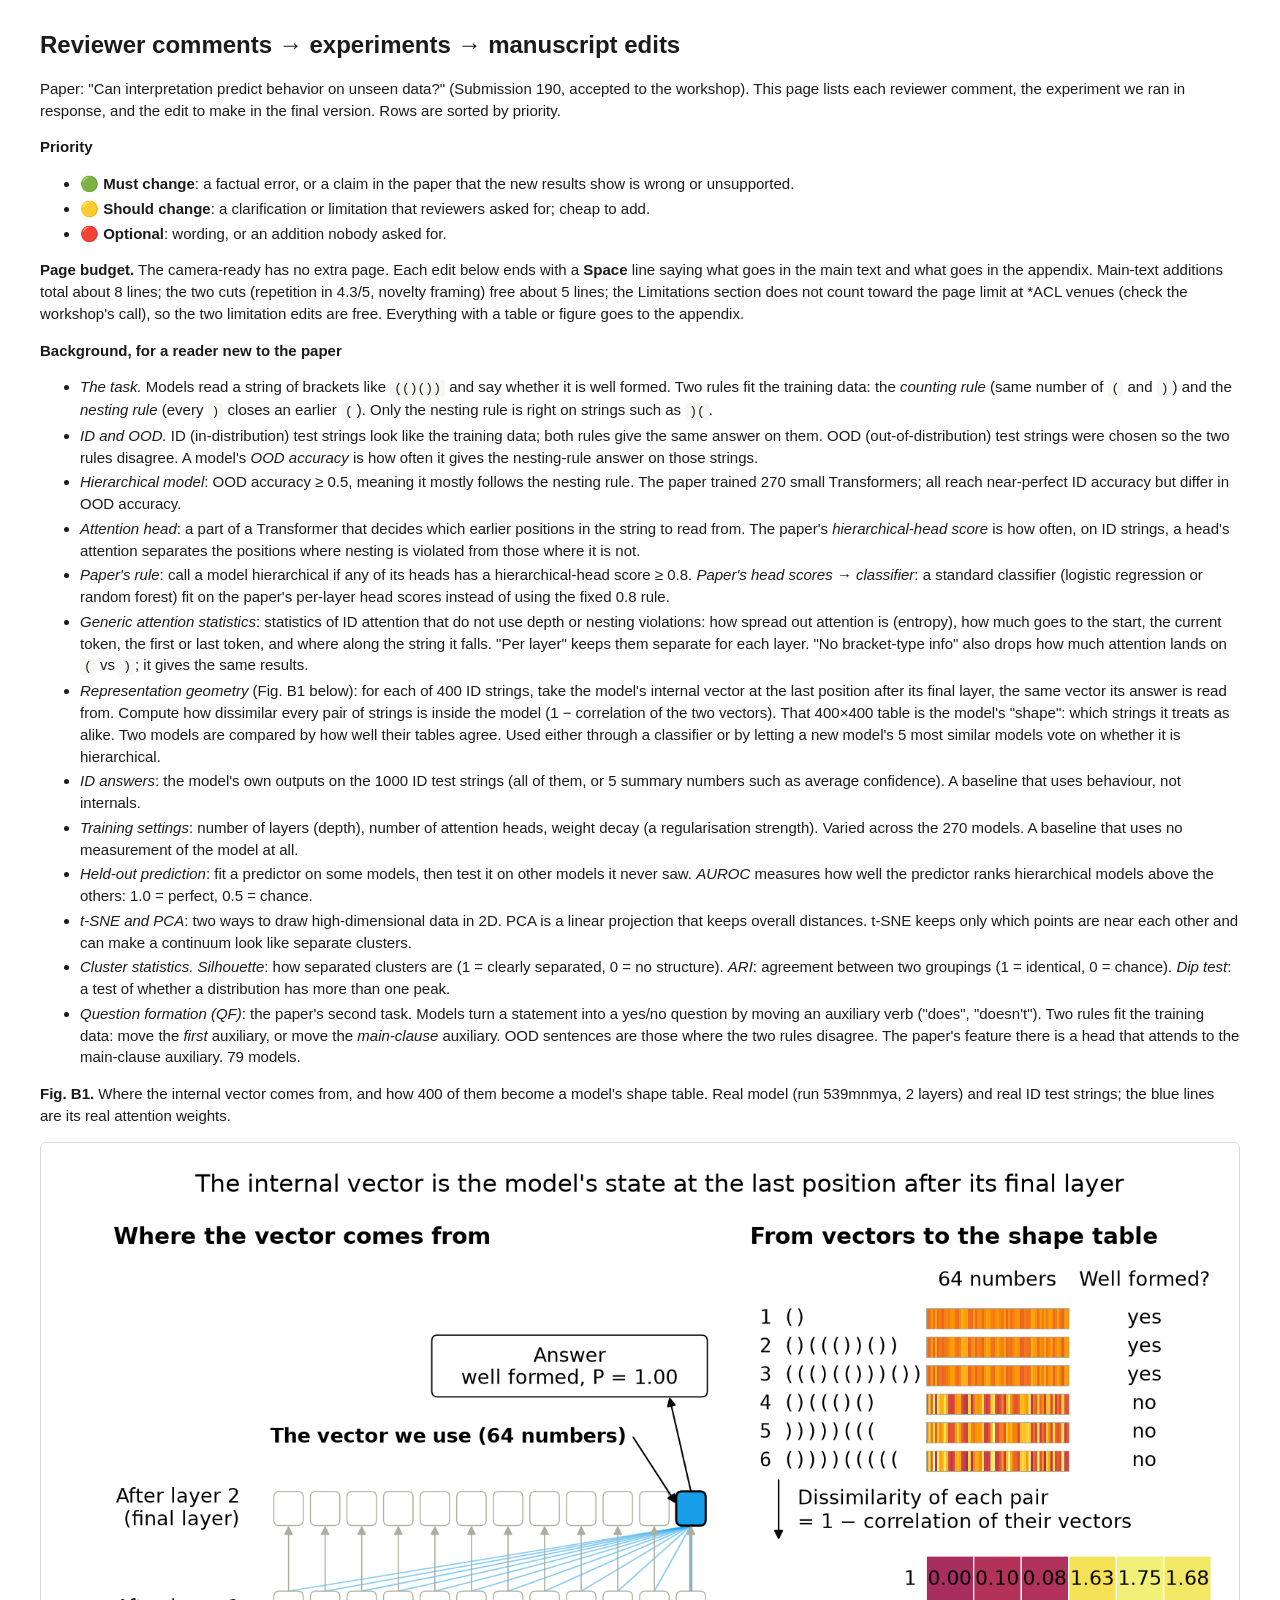
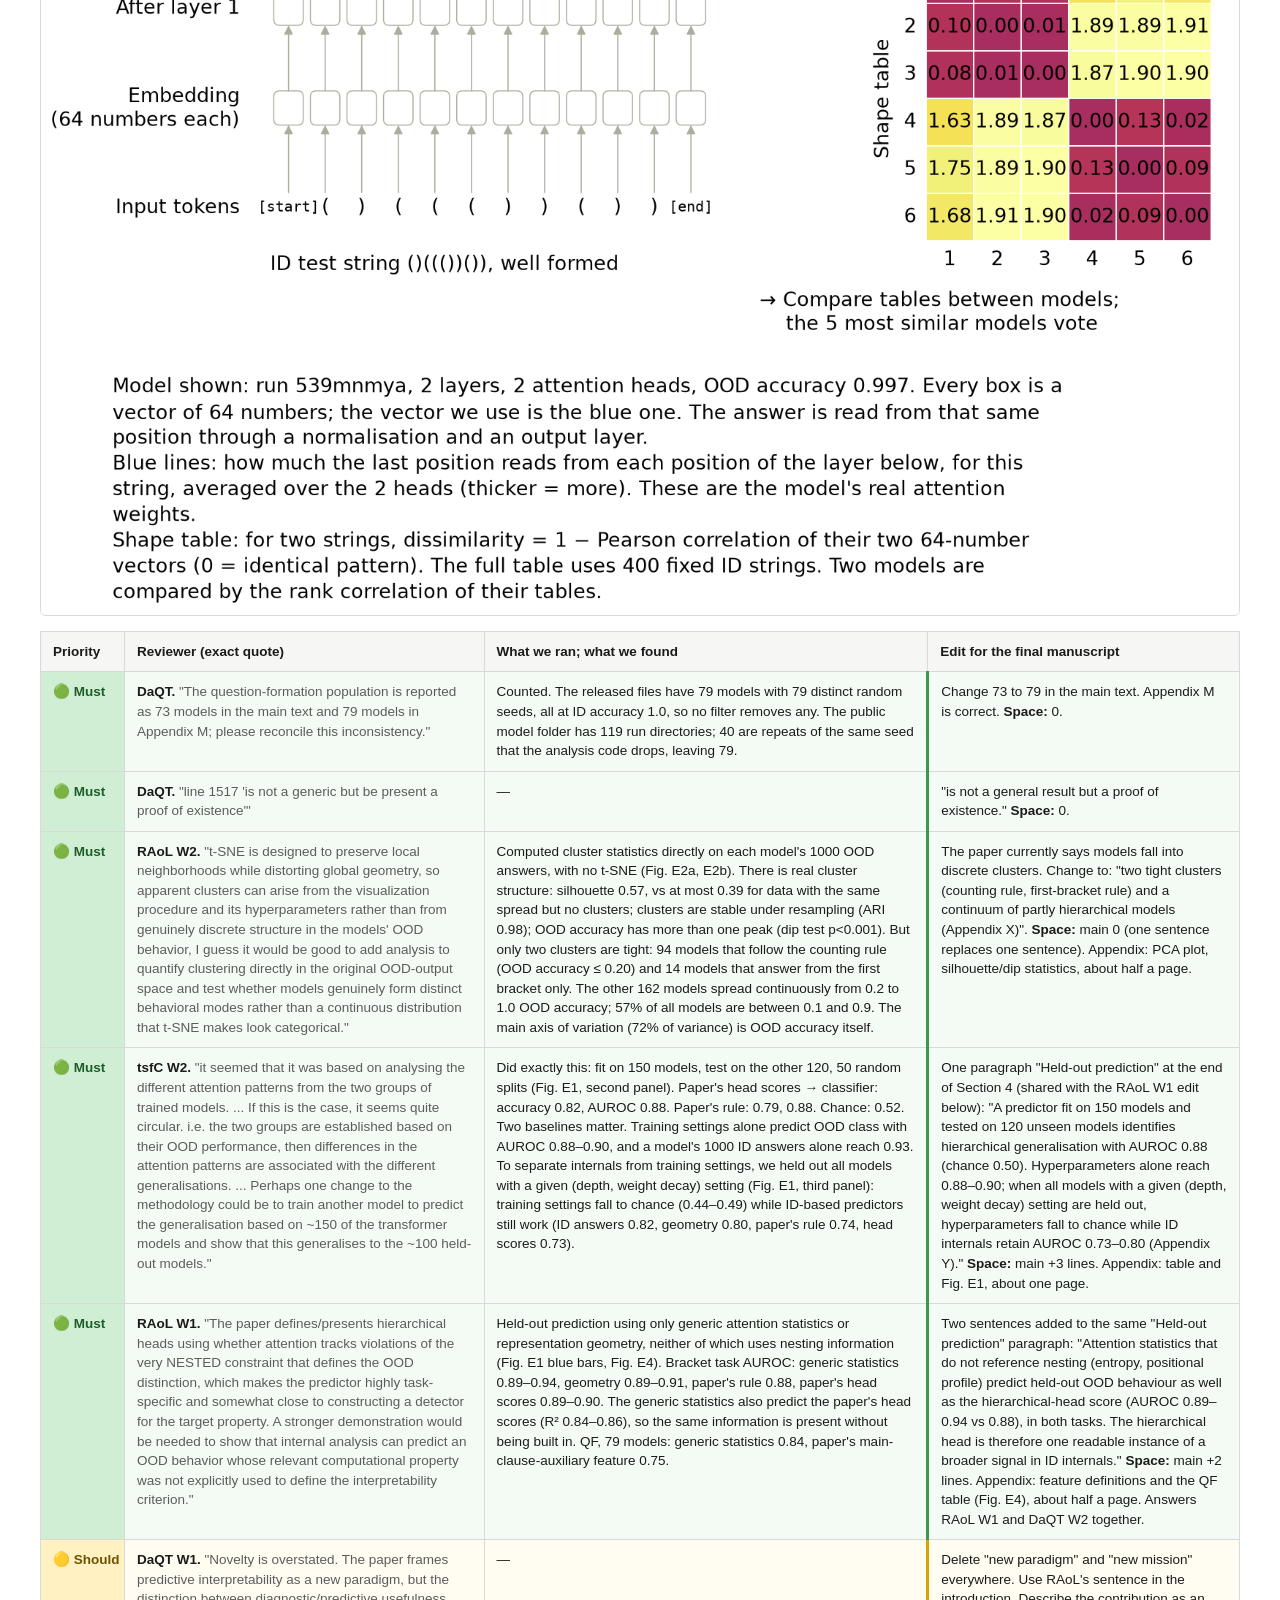
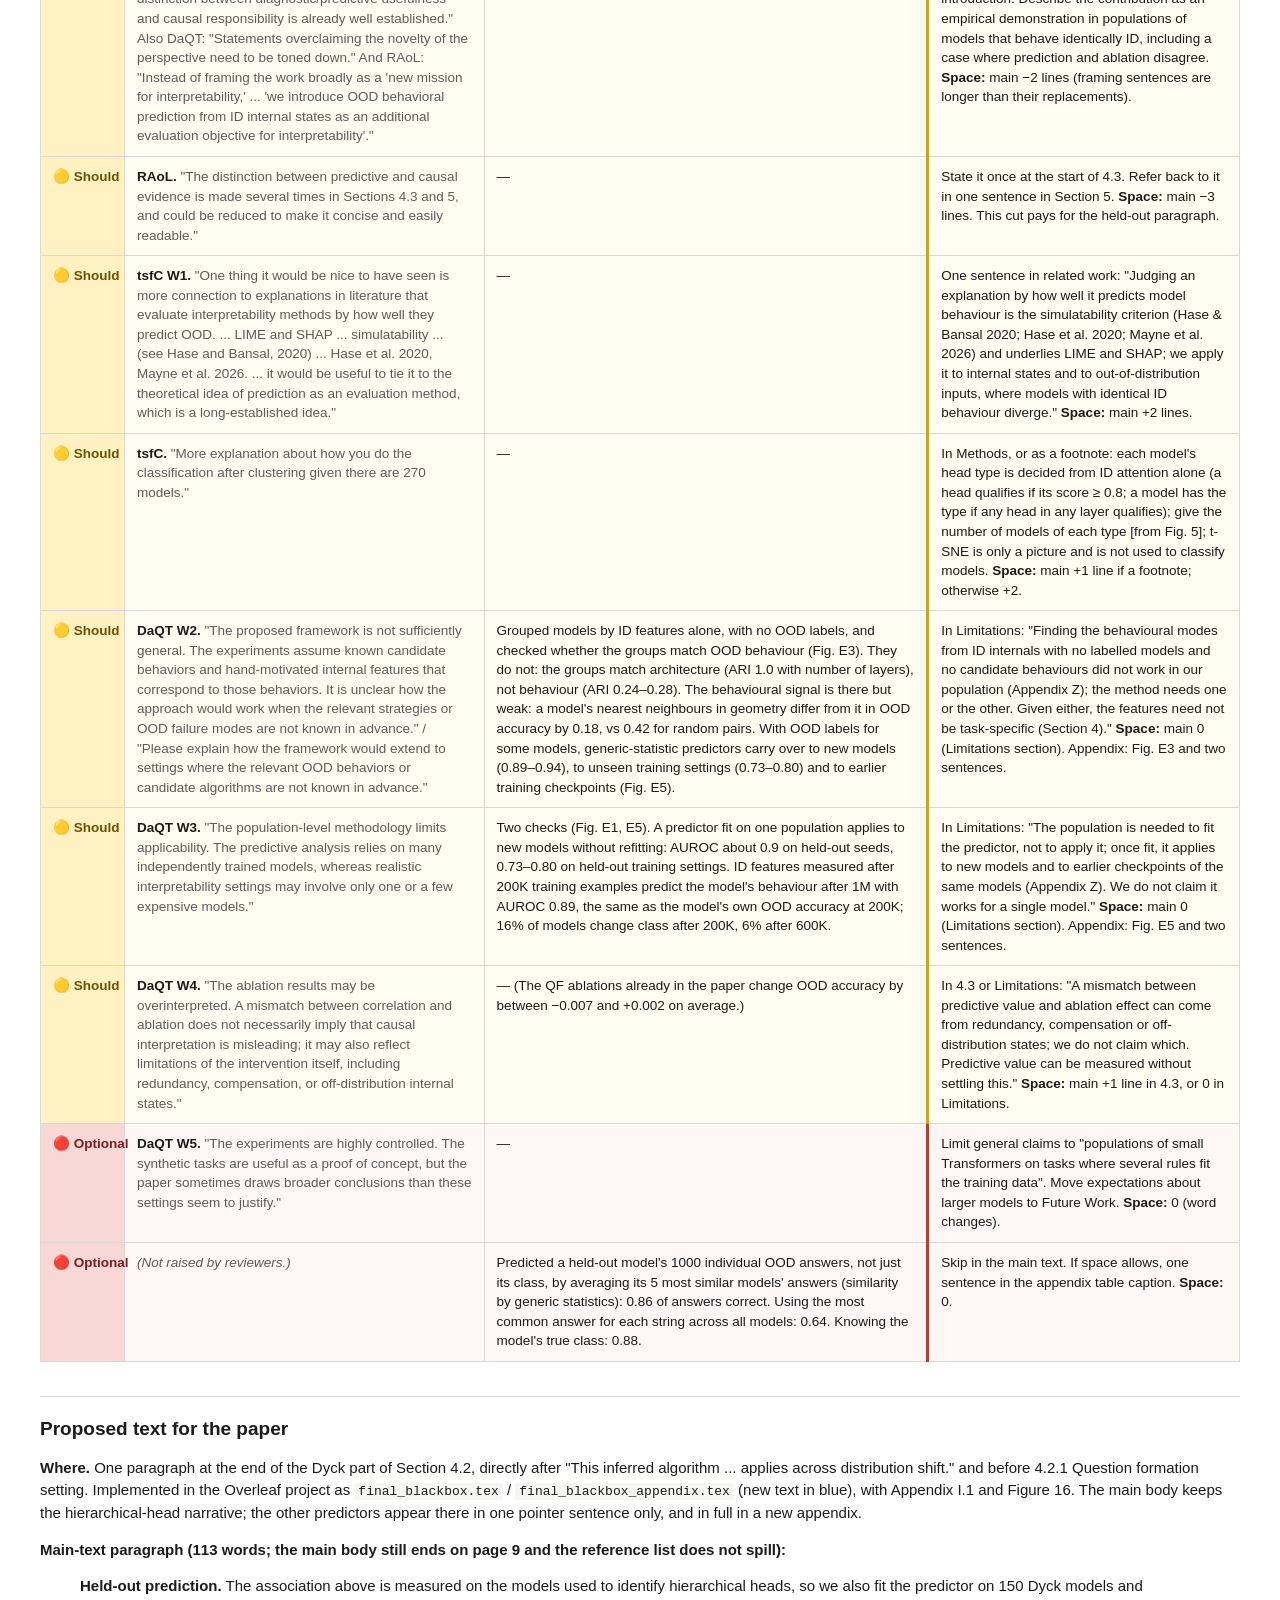
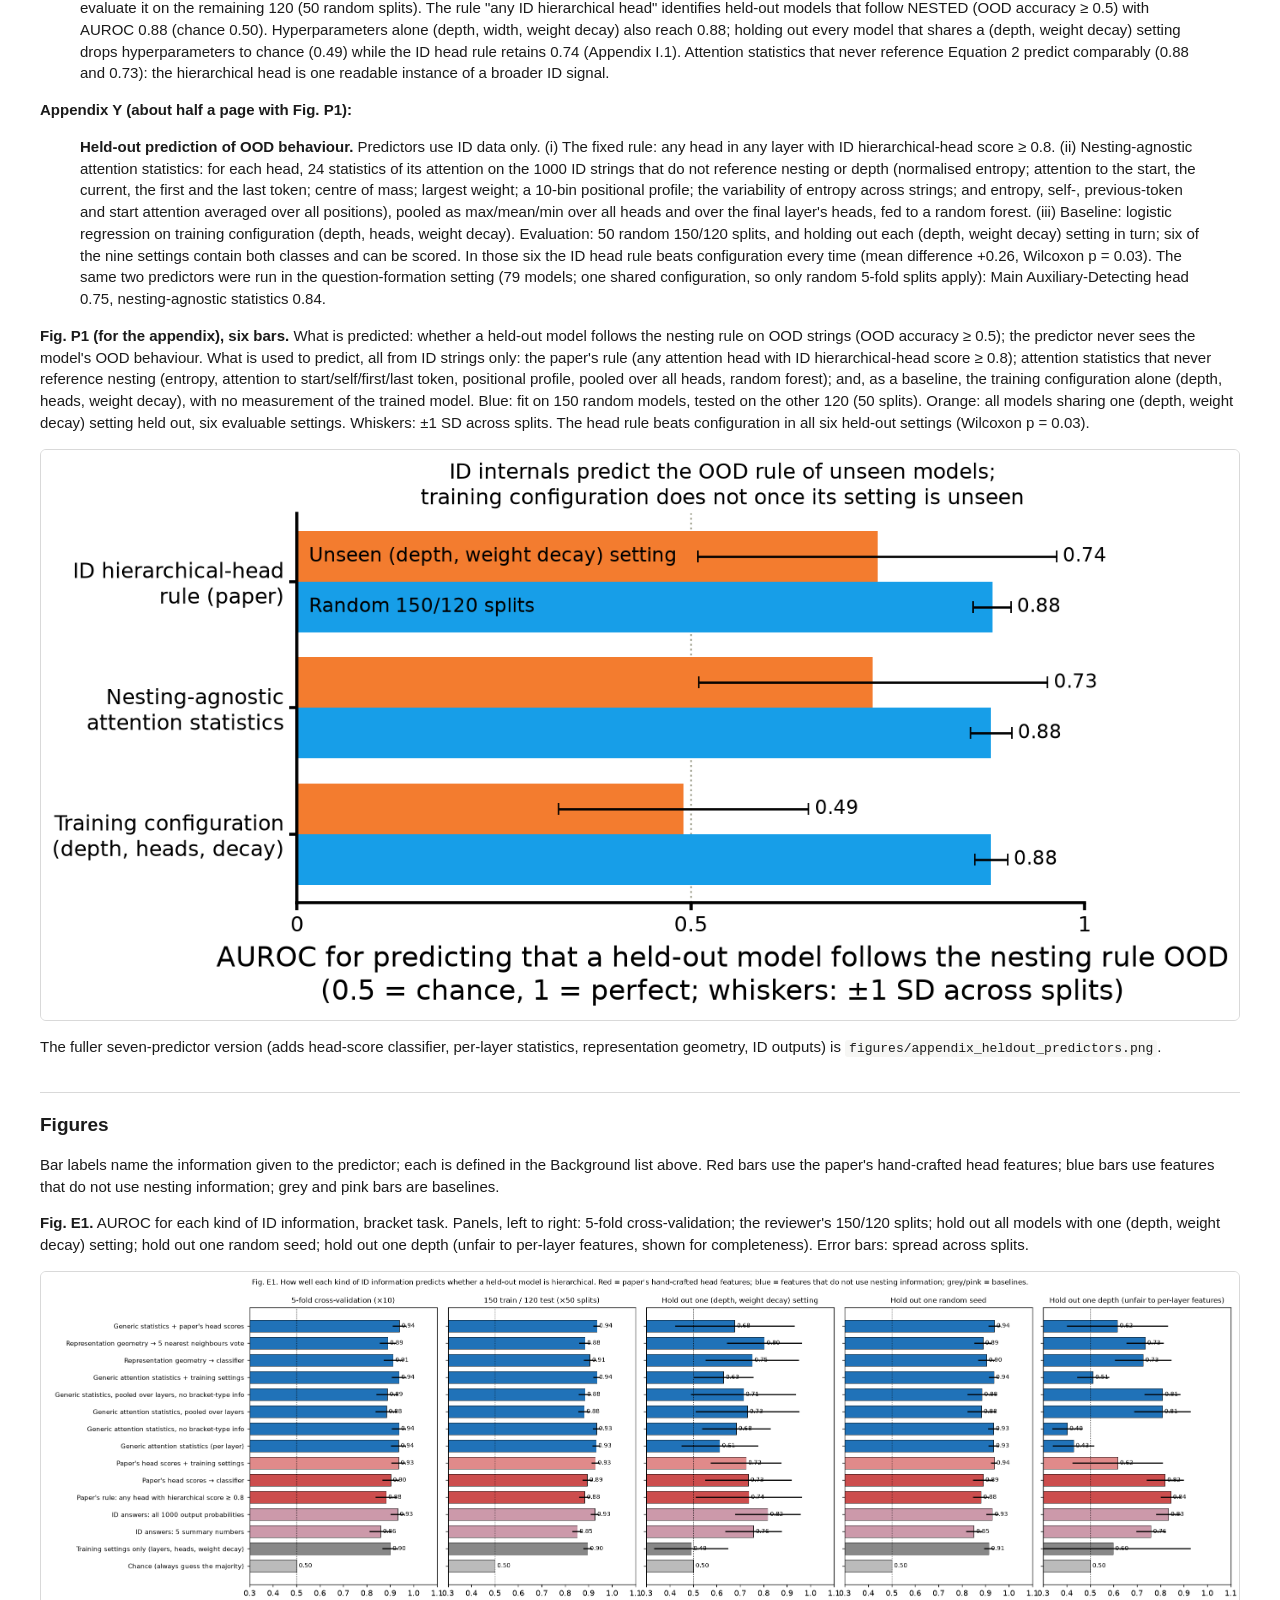
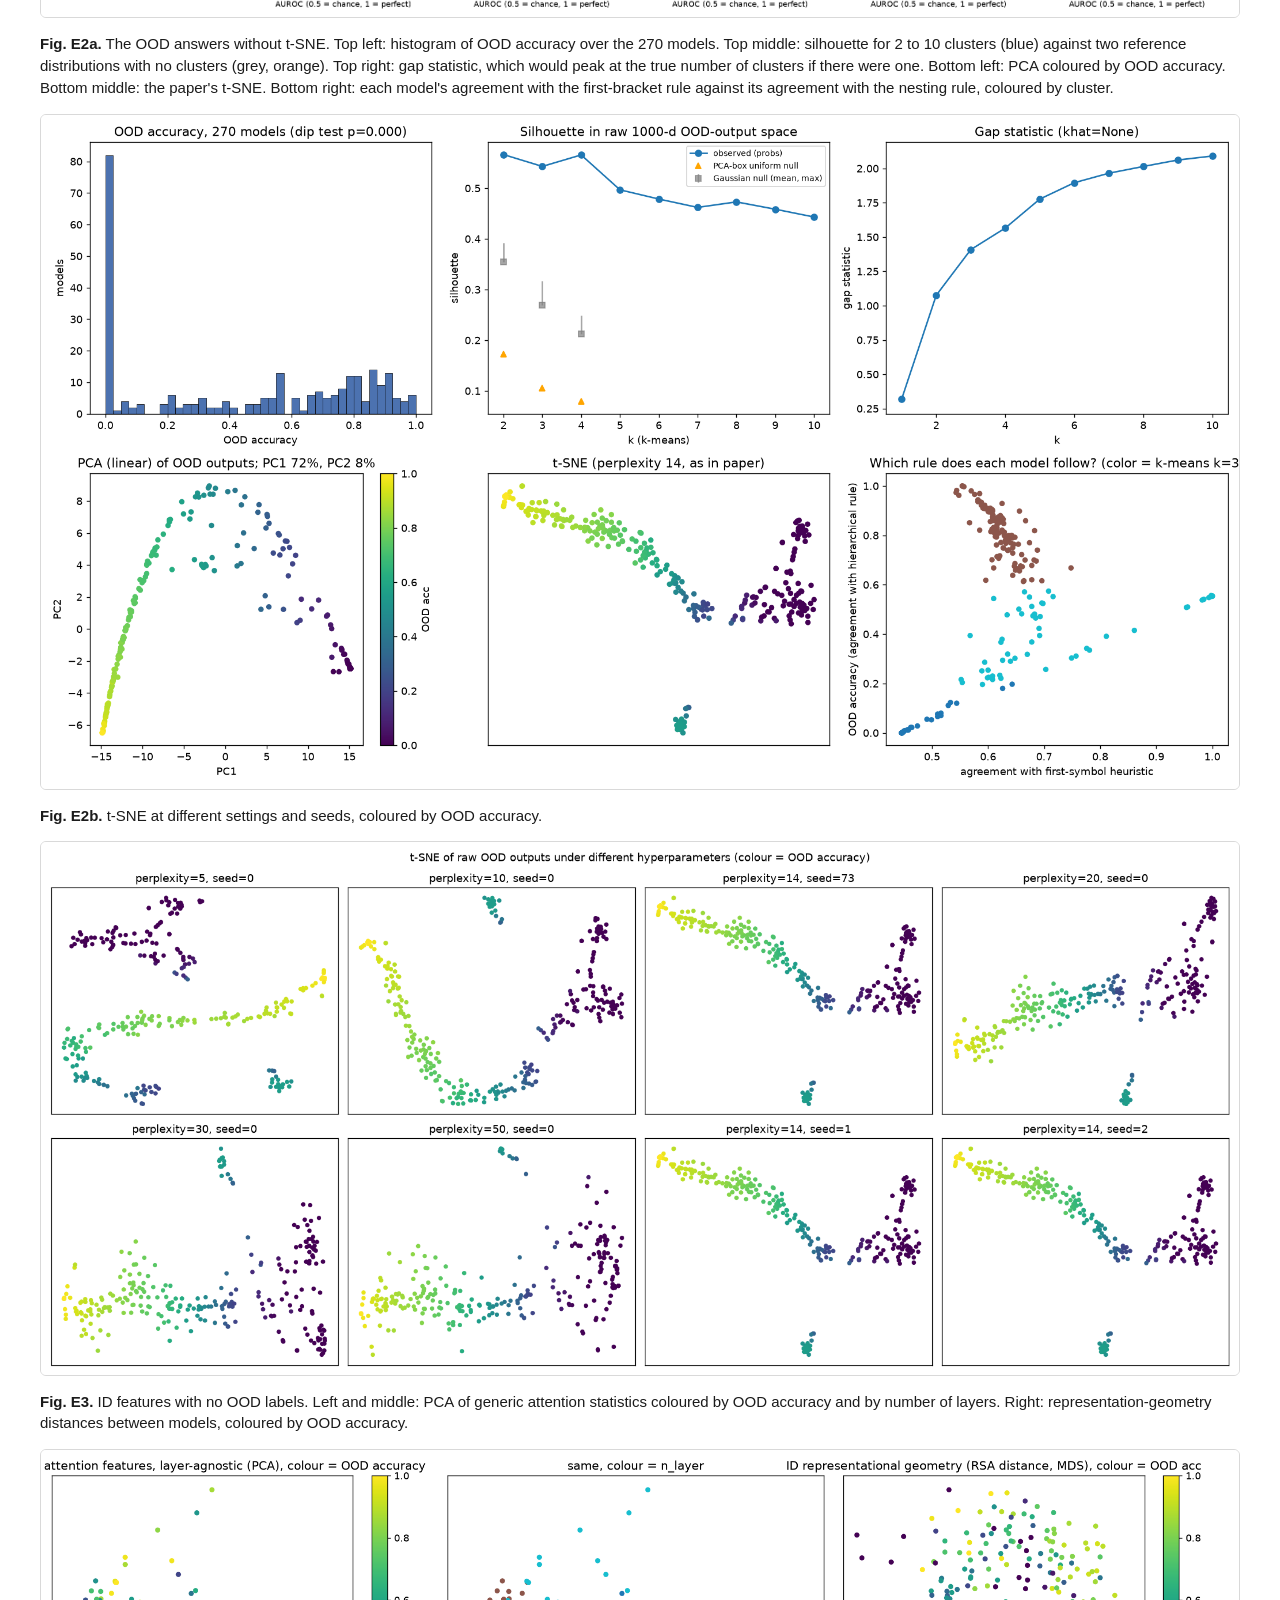
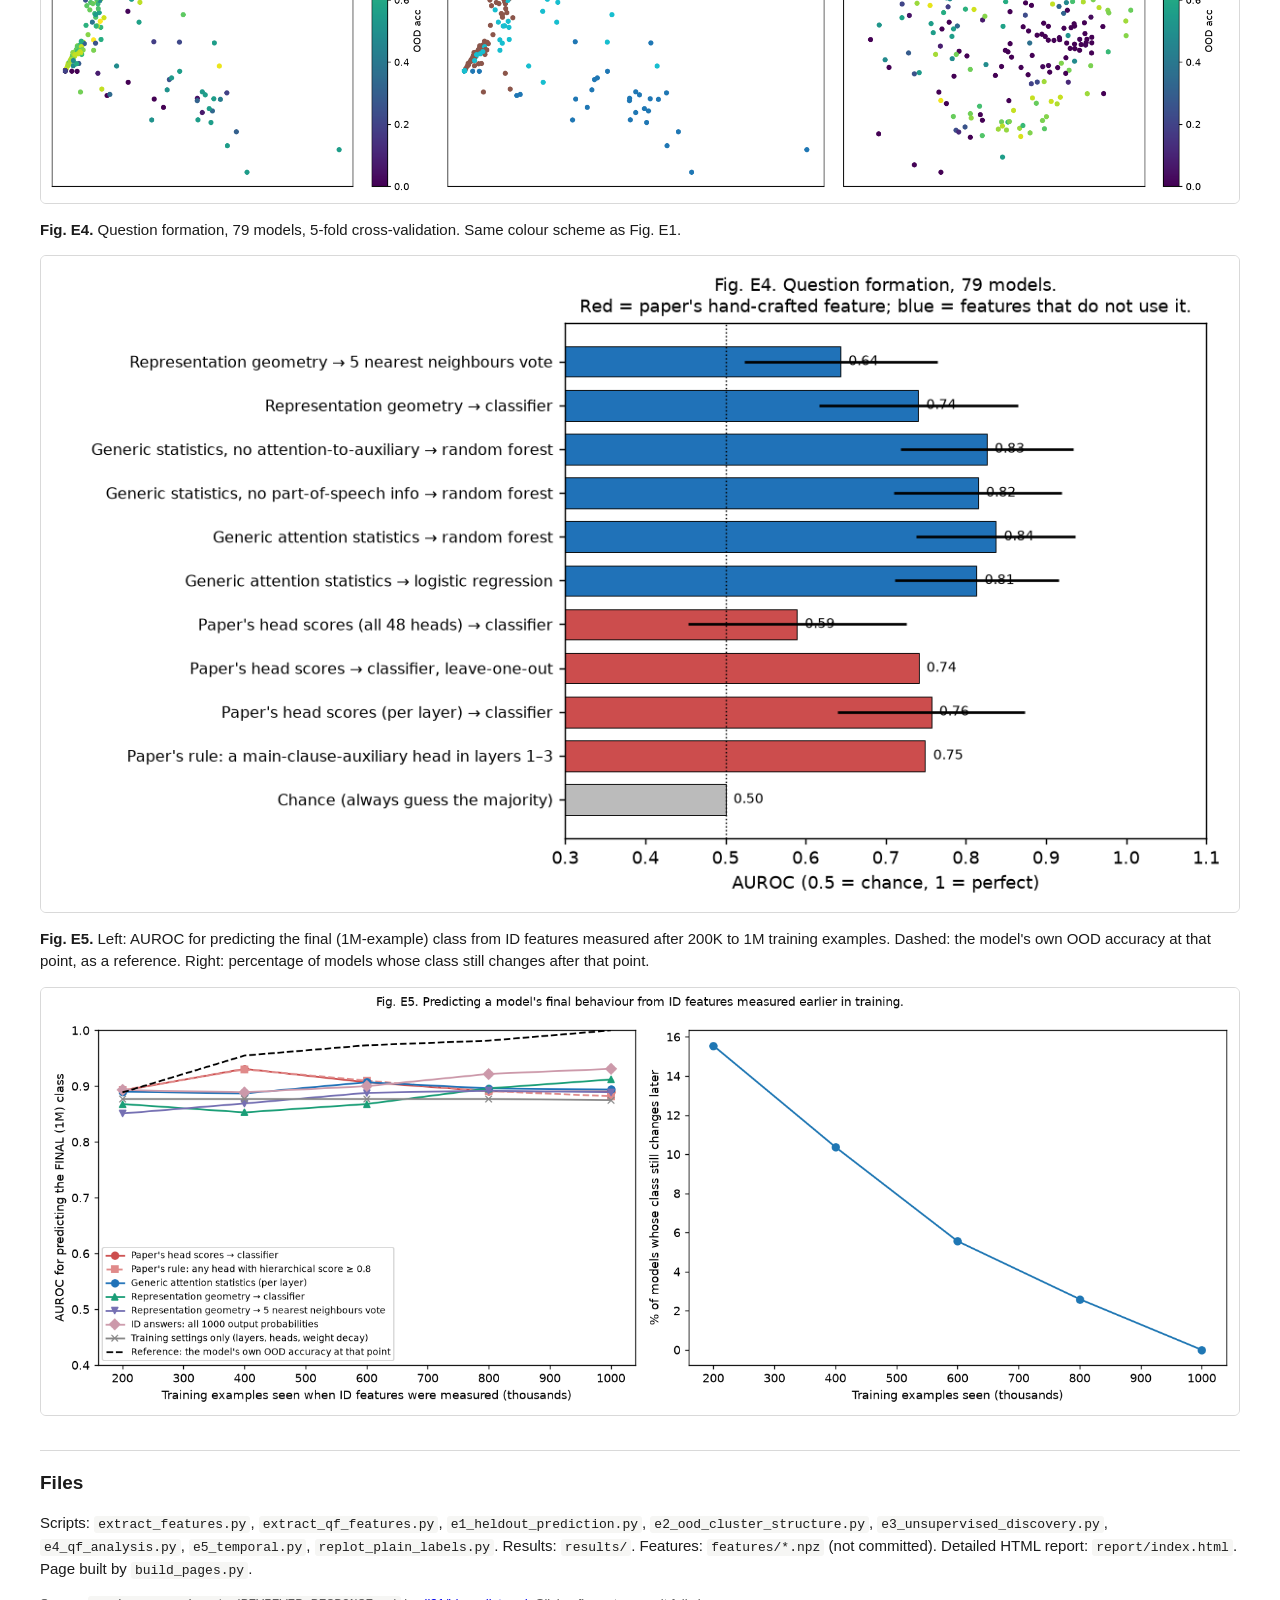
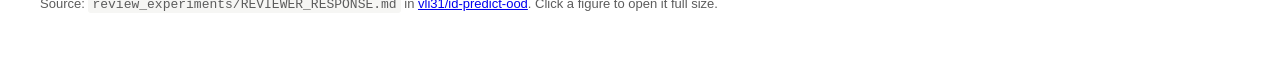
<file: id-predict-ood-reviews/index.html>
<!doctype html><html lang="en"><head><meta charset="utf-8"><meta name="viewport" content="width=device-width,initial-scale=1">
<title>id-predict-ood: reviewer comments → experiments → edits</title><meta name="robots" content="noindex"><style>:root{--ink:#1b1b1b;--dim:#5c5c5c;--line:#d9d9d9;--panel:#f6f6f4}
*{box-sizing:border-box}body{font-family:-apple-system,BlinkMacSystemFont,"Segoe UI",Helvetica,Arial,sans-serif;color:var(--ink);background:#fff;margin:0;padding:28px 40px 60px;line-height:1.45;font-size:15px}
h1{font-size:24px;margin:0 0 10px}h2{font-size:19px;margin:34px 0 10px;border-top:1px solid var(--line);padding-top:18px}
p,ul{max-width:1200px}li{margin:3px 0}code{background:var(--panel);padding:1px 4px;border-radius:3px;font-size:13px}
table{border-collapse:collapse;width:100%;font-size:13.5px;table-layout:fixed}
th,td{border:1px solid var(--line);padding:10px 12px;vertical-align:top;text-align:left;word-wrap:break-word}
thead th{background:var(--panel);position:sticky;top:0;z-index:1}
th:nth-child(1),td:nth-child(1){width:7%}th:nth-child(2),td:nth-child(2){width:30%}th:nth-child(3),td:nth-child(3){width:37%}th:nth-child(4),td:nth-child(4){width:26%}
td:nth-child(2){color:var(--dim)}td:nth-child(2) strong{color:var(--ink)}tbody tr:hover td{filter:brightness(0.98)}
td.pri{font-weight:600;white-space:nowrap}tr.must td.pri{background:#cfeed4;color:#1f5e2a}tr.should td.pri{background:#fff1c2;color:#6b5300}tr.optional td.pri{background:#f8d7d7;color:#7a1f1f}
tr.must td{background:#f4fbf5}tr.should td{background:#fffcf2}tr.optional td{background:#fff6f6}
td:nth-child(4){border-left:3px solid #bbb}tr.must td:nth-child(4){border-left-color:#3a9a4a}tr.should td:nth-child(4){border-left-color:#d4a400}tr.optional td:nth-child(4){border-left-color:#c0392b}
img{max-width:100%;border:1px solid var(--line);border-radius:6px;margin:6px 0 4px;display:block}.meta{color:var(--dim);font-size:13px}
@media (max-width:900px){body{padding:16px}table{font-size:12.5px}}</style></head>
<body><h1>Reviewer comments → experiments → manuscript edits</h1>
<p>Paper: "Can interpretation predict behavior on unseen data?" (Submission 190, accepted to the workshop). This page lists each reviewer comment, the experiment we ran in response, and the edit to make in the final version. Rows are sorted by priority.</p>
<p><strong>Priority</strong></p>
<ul>
<li>🟢 <strong>Must change</strong>: a factual error, or a claim in the paper that the new results show is wrong or unsupported.</li>
<li>🟡 <strong>Should change</strong>: a clarification or limitation that reviewers asked for; cheap to add.</li>
<li>🔴 <strong>Optional</strong>: wording, or an addition nobody asked for.</li>
</ul>
<p><strong>Page budget.</strong> The camera-ready has no extra page. Each edit below ends with a <strong>Space</strong> line saying what goes in the main text and what goes in the appendix. Main-text additions total about 8 lines; the two cuts (repetition in 4.3/5, novelty framing) free about 5 lines; the Limitations section does not count toward the page limit at *ACL venues (check the workshop's call), so the two limitation edits are free. Everything with a table or figure goes to the appendix.</p>
<p><strong>Background, for a reader new to the paper</strong></p>
<ul>
<li><em>The task.</em> Models read a string of brackets like <code>(()())</code> and say whether it is well formed. Two rules fit the training data: the <em>counting rule</em> (same number of <code>(</code> and <code>)</code>) and the <em>nesting rule</em> (every <code>)</code> closes an earlier <code>(</code>). Only the nesting rule is right on strings such as <code>)(</code>.</li>
<li><em>ID and OOD.</em> ID (in-distribution) test strings look like the training data; both rules give the same answer on them. OOD (out-of-distribution) test strings were chosen so the two rules disagree. A model's <em>OOD accuracy</em> is how often it gives the nesting-rule answer on those strings.</li>
<li><em>Hierarchical model</em>: OOD accuracy ≥ 0.5, meaning it mostly follows the nesting rule. The paper trained 270 small Transformers; all reach near-perfect ID accuracy but differ in OOD accuracy.</li>
<li><em>Attention head</em>: a part of a Transformer that decides which earlier positions in the string to read from. The paper's <em>hierarchical-head score</em> is how often, on ID strings, a head's attention separates the positions where nesting is violated from those where it is not.</li>
<li><em>Paper's rule</em>: call a model hierarchical if any of its heads has a hierarchical-head score ≥ 0.8. <em>Paper's head scores → classifier</em>: a standard classifier (logistic regression or random forest) fit on the paper's per-layer head scores instead of using the fixed 0.8 rule.</li>
<li><em>Generic attention statistics</em>: statistics of ID attention that do not use depth or nesting violations: how spread out attention is (entropy), how much goes to the start, the current token, the first or last token, and where along the string it falls. "Per layer" keeps them separate for each layer. "No bracket-type info" also drops how much attention lands on <code>(</code> vs <code>)</code>; it gives the same results.</li>
<li><em>Representation geometry</em> (Fig. B1 below): for each of 400 ID strings, take the model's internal vector at the last position after its final layer, the same vector its answer is read from. Compute how dissimilar every pair of strings is inside the model (1 − correlation of the two vectors). That 400×400 table is the model's "shape": which strings it treats as alike. Two models are compared by how well their tables agree. Used either through a classifier or by letting a new model's 5 most similar models vote on whether it is hierarchical.</li>
<li><em>ID answers</em>: the model's own outputs on the 1000 ID test strings (all of them, or 5 summary numbers such as average confidence). A baseline that uses behaviour, not internals.</li>
<li><em>Training settings</em>: number of layers (depth), number of attention heads, weight decay (a regularisation strength). Varied across the 270 models. A baseline that uses no measurement of the model at all.</li>
<li><em>Held-out prediction</em>: fit a predictor on some models, then test it on other models it never saw. <em>AUROC</em> measures how well the predictor ranks hierarchical models above the others: 1.0 = perfect, 0.5 = chance.</li>
<li><em>t-SNE and PCA</em>: two ways to draw high-dimensional data in 2D. PCA is a linear projection that keeps overall distances. t-SNE keeps only which points are near each other and can make a continuum look like separate clusters.</li>
<li><em>Cluster statistics.</em> <em>Silhouette</em>: how separated clusters are (1 = clearly separated, 0 = no structure). <em>ARI</em>: agreement between two groupings (1 = identical, 0 = chance). <em>Dip test</em>: a test of whether a distribution has more than one peak.</li>
<li><em>Question formation (QF)</em>: the paper's second task. Models turn a statement into a yes/no question by moving an auxiliary verb ("does", "doesn't"). Two rules fit the training data: move the <em>first</em> auxiliary, or move the <em>main-clause</em> auxiliary. OOD sentences are those where the two rules disagree. The paper's feature there is a head that attends to the main-clause auxiliary. 79 models.</li>
</ul>
<p><strong>Fig. B1.</strong> Where the internal vector comes from, and how 400 of them become a model's shape table. Real model (run 539mnmya, 2 layers) and real ID test strings; the blue lines are its real attention weights.</p>
<p><a href="figures/b1_representation_vector.png" target="_blank"><img alt="B1" src="figures/b1_representation_vector.png" loading="lazy"/></a></p>
<table>
<thead>
<tr>
<th>Priority</th>
<th>Reviewer (exact quote)</th>
<th>What we ran; what we found</th>
<th>Edit for the final manuscript</th>
</tr>
</thead>
<tbody>
<tr class="must">
<td class="pri">🟢 Must</td>
<td><strong>DaQT.</strong> "The question-formation population is reported as 73 models in the main text and 79 models in Appendix M; please reconcile this inconsistency."</td>
<td>Counted. The released files have 79 models with 79 distinct random seeds, all at ID accuracy 1.0, so no filter removes any. The public model folder has 119 run directories; 40 are repeats of the same seed that the analysis code drops, leaving 79.</td>
<td>Change 73 to 79 in the main text. Appendix M is correct. <strong>Space:</strong> 0.</td>
</tr>
<tr class="must">
<td class="pri">🟢 Must</td>
<td><strong>DaQT.</strong> "line 1517 'is not a generic but be present a proof of existence'"</td>
<td>—</td>
<td>"is not a general result but a proof of existence." <strong>Space:</strong> 0.</td>
</tr>
<tr class="must">
<td class="pri">🟢 Must</td>
<td><strong>RAoL W2.</strong> "t-SNE is designed to preserve local neighborhoods while distorting global geometry, so apparent clusters can arise from the visualization procedure and its hyperparameters rather than from genuinely discrete structure in the models' OOD behavior, I guess it would be good to add analysis to quantify clustering directly in the original OOD-output space and test whether models genuinely form distinct behavioral modes rather than a continuous distribution that t-SNE makes look categorical."</td>
<td>Computed cluster statistics directly on each model's 1000 OOD answers, with no t-SNE (Fig. E2a, E2b). There is real cluster structure: silhouette 0.57, vs at most 0.39 for data with the same spread but no clusters; clusters are stable under resampling (ARI 0.98); OOD accuracy has more than one peak (dip test p&lt;0.001). But only two clusters are tight: 94 models that follow the counting rule (OOD accuracy ≤ 0.20) and 14 models that answer from the first bracket only. The other 162 models spread continuously from 0.2 to 1.0 OOD accuracy; 57% of all models are between 0.1 and 0.9. The main axis of variation (72% of variance) is OOD accuracy itself.</td>
<td>The paper currently says models fall into discrete clusters. Change to: "two tight clusters (counting rule, first-bracket rule) and a continuum of partly hierarchical models (Appendix X)". <strong>Space:</strong> main 0 (one sentence replaces one sentence). Appendix: PCA plot, silhouette/dip statistics, about half a page.</td>
</tr>
<tr class="must">
<td class="pri">🟢 Must</td>
<td><strong>tsfC W2.</strong> "it seemed that it was based on analysing the different attention patterns from the two groups of trained models. ... If this is the case, it seems quite circular. i.e. the two groups are established based on their OOD performance, then differences in the attention patterns are associated with the different generalisations. ... Perhaps one change to the methodology could be to train another model to predict the generalisation based on ~150 of the transformer models and show that this generalises to the ~100 held-out models."</td>
<td>Did exactly this: fit on 150 models, test on the other 120, 50 random splits (Fig. E1, second panel). Paper's head scores → classifier: accuracy 0.82, AUROC 0.88. Paper's rule: 0.79, 0.88. Chance: 0.52. Two baselines matter. Training settings alone predict OOD class with AUROC 0.88–0.90, and a model's 1000 ID answers alone reach 0.93. To separate internals from training settings, we held out all models with a given (depth, weight decay) setting (Fig. E1, third panel): training settings fall to chance (0.44–0.49) while ID-based predictors still work (ID answers 0.82, geometry 0.80, paper's rule 0.74, head scores 0.73).</td>
<td>One paragraph "Held-out prediction" at the end of Section 4 (shared with the RAoL W1 edit below): "A predictor fit on 150 models and tested on 120 unseen models identifies hierarchical generalisation with AUROC 0.88 (chance 0.50). Hyperparameters alone reach 0.88–0.90; when all models with a given (depth, weight decay) setting are held out, hyperparameters fall to chance while ID internals retain AUROC 0.73–0.80 (Appendix Y)." <strong>Space:</strong> main +3 lines. Appendix: table and Fig. E1, about one page.</td>
</tr>
<tr class="must">
<td class="pri">🟢 Must</td>
<td><strong>RAoL W1.</strong> "The paper defines/presents hierarchical heads using whether attention tracks violations of the very NESTED constraint that defines the OOD distinction, which makes the predictor highly task-specific and somewhat close to constructing a detector for the target property. A stronger demonstration would be needed to show that internal analysis can predict an OOD behavior whose relevant computational property was not explicitly used to define the interpretability criterion."</td>
<td>Held-out prediction using only generic attention statistics or representation geometry, neither of which uses nesting information (Fig. E1 blue bars, Fig. E4). Bracket task AUROC: generic statistics 0.89–0.94, geometry 0.89–0.91, paper's rule 0.88, paper's head scores 0.89–0.90. The generic statistics also predict the paper's head scores (R² 0.84–0.86), so the same information is present without being built in. QF, 79 models: generic statistics 0.84, paper's main-clause-auxiliary feature 0.75.</td>
<td>Two sentences added to the same "Held-out prediction" paragraph: "Attention statistics that do not reference nesting (entropy, positional profile) predict held-out OOD behaviour as well as the hierarchical-head score (AUROC 0.89–0.94 vs 0.88), in both tasks. The hierarchical head is therefore one readable instance of a broader signal in ID internals." <strong>Space:</strong> main +2 lines. Appendix: feature definitions and the QF table (Fig. E4), about half a page. Answers RAoL W1 and DaQT W2 together.</td>
</tr>
<tr class="should">
<td class="pri">🟡 Should</td>
<td><strong>DaQT W1.</strong> "Novelty is overstated. The paper frames predictive interpretability as a new paradigm, but the distinction between diagnostic/predictive usefulness and causal responsibility is already well established." Also DaQT: "Statements overclaiming the novelty of the perspective need to be toned down." And RAoL: "Instead of framing the work broadly as a 'new mission for interpretability,' ... 'we introduce OOD behavioral prediction from ID internal states as an additional evaluation objective for interpretability'."</td>
<td>—</td>
<td>Delete "new paradigm" and "new mission" everywhere. Use RAoL's sentence in the introduction. Describe the contribution as an empirical demonstration in populations of models that behave identically ID, including a case where prediction and ablation disagree. <strong>Space:</strong> main −2 lines (framing sentences are longer than their replacements).</td>
</tr>
<tr class="should">
<td class="pri">🟡 Should</td>
<td><strong>RAoL.</strong> "The distinction between predictive and causal evidence is made several times in Sections 4.3 and 5, and could be reduced to make it concise and easily readable."</td>
<td>—</td>
<td>State it once at the start of 4.3. Refer back to it in one sentence in Section 5. <strong>Space:</strong> main −3 lines. This cut pays for the held-out paragraph.</td>
</tr>
<tr class="should">
<td class="pri">🟡 Should</td>
<td><strong>tsfC W1.</strong> "One thing it would be nice to have seen is more connection to explanations in literature that evaluate interpretability methods by how well they predict OOD. ... LIME and SHAP ... simulatability ... (see Hase and Bansal, 2020) ... Hase et al. 2020, Mayne et al. 2026. ... it would be useful to tie it to the theoretical idea of prediction as an evaluation method, which is a long-established idea."</td>
<td>—</td>
<td>One sentence in related work: "Judging an explanation by how well it predicts model behaviour is the simulatability criterion (Hase &amp; Bansal 2020; Hase et al. 2020; Mayne et al. 2026) and underlies LIME and SHAP; we apply it to internal states and to out-of-distribution inputs, where models with identical ID behaviour diverge." <strong>Space:</strong> main +2 lines.</td>
</tr>
<tr class="should">
<td class="pri">🟡 Should</td>
<td><strong>tsfC.</strong> "More explanation about how you do the classification after clustering given there are 270 models."</td>
<td>—</td>
<td>In Methods, or as a footnote: each model's head type is decided from ID attention alone (a head qualifies if its score ≥ 0.8; a model has the type if any head in any layer qualifies); give the number of models of each type [from Fig. 5]; t-SNE is only a picture and is not used to classify models. <strong>Space:</strong> main +1 line if a footnote; otherwise +2.</td>
</tr>
<tr class="should">
<td class="pri">🟡 Should</td>
<td><strong>DaQT W2.</strong> "The proposed framework is not sufficiently general. The experiments assume known candidate behaviors and hand-motivated internal features that correspond to those behaviors. It is unclear how the approach would work when the relevant strategies or OOD failure modes are not known in advance." / "Please explain how the framework would extend to settings where the relevant OOD behaviors or candidate algorithms are not known in advance."</td>
<td>Grouped models by ID features alone, with no OOD labels, and checked whether the groups match OOD behaviour (Fig. E3). They do not: the groups match architecture (ARI 1.0 with number of layers), not behaviour (ARI 0.24–0.28). The behavioural signal is there but weak: a model's nearest neighbours in geometry differ from it in OOD accuracy by 0.18, vs 0.42 for random pairs. With OOD labels for some models, generic-statistic predictors carry over to new models (0.89–0.94), to unseen training settings (0.73–0.80) and to earlier training checkpoints (Fig. E5).</td>
<td>In Limitations: "Finding the behavioural modes from ID internals with no labelled models and no candidate behaviours did not work in our population (Appendix Z); the method needs one or the other. Given either, the features need not be task-specific (Section 4)." <strong>Space:</strong> main 0 (Limitations section). Appendix: Fig. E3 and two sentences.</td>
</tr>
<tr class="should">
<td class="pri">🟡 Should</td>
<td><strong>DaQT W3.</strong> "The population-level methodology limits applicability. The predictive analysis relies on many independently trained models, whereas realistic interpretability settings may involve only one or a few expensive models."</td>
<td>Two checks (Fig. E1, E5). A predictor fit on one population applies to new models without refitting: AUROC about 0.9 on held-out seeds, 0.73–0.80 on held-out training settings. ID features measured after 200K training examples predict the model's behaviour after 1M with AUROC 0.89, the same as the model's own OOD accuracy at 200K; 16% of models change class after 200K, 6% after 600K.</td>
<td>In Limitations: "The population is needed to fit the predictor, not to apply it; once fit, it applies to new models and to earlier checkpoints of the same models (Appendix Z). We do not claim it works for a single model." <strong>Space:</strong> main 0 (Limitations section). Appendix: Fig. E5 and two sentences.</td>
</tr>
<tr class="should">
<td class="pri">🟡 Should</td>
<td><strong>DaQT W4.</strong> "The ablation results may be overinterpreted. A mismatch between correlation and ablation does not necessarily imply that causal interpretation is misleading; it may also reflect limitations of the intervention itself, including redundancy, compensation, or off-distribution internal states."</td>
<td>— (The QF ablations already in the paper change OOD accuracy by between −0.007 and +0.002 on average.)</td>
<td>In 4.3 or Limitations: "A mismatch between predictive value and ablation effect can come from redundancy, compensation or off-distribution states; we do not claim which. Predictive value can be measured without settling this." <strong>Space:</strong> main +1 line in 4.3, or 0 in Limitations.</td>
</tr>
<tr class="optional">
<td class="pri">🔴 Optional</td>
<td><strong>DaQT W5.</strong> "The experiments are highly controlled. The synthetic tasks are useful as a proof of concept, but the paper sometimes draws broader conclusions than these settings seem to justify."</td>
<td>—</td>
<td>Limit general claims to "populations of small Transformers on tasks where several rules fit the training data". Move expectations about larger models to Future Work. <strong>Space:</strong> 0 (word changes).</td>
</tr>
<tr class="optional">
<td class="pri">🔴 Optional</td>
<td><em>(Not raised by reviewers.)</em></td>
<td>Predicted a held-out model's 1000 individual OOD answers, not just its class, by averaging its 5 most similar models' answers (similarity by generic statistics): 0.86 of answers correct. Using the most common answer for each string across all models: 0.64. Knowing the model's true class: 0.88.</td>
<td>Skip in the main text. If space allows, one sentence in the appendix table caption. <strong>Space:</strong> 0.</td>
</tr>
</tbody>
</table>
<h2>Proposed text for the paper</h2>
<p><strong>Where.</strong> One paragraph at the end of the Dyck part of Section 4.2, directly after "This inferred algorithm ... applies across distribution shift." and before 4.2.1 Question formation setting. Implemented in the Overleaf project as <code>final_blackbox.tex</code> / <code>final_blackbox_appendix.tex</code> (new text in blue), with Appendix I.1 and Figure 16. The main body keeps the hierarchical-head narrative; the other predictors appear there in one pointer sentence only, and in full in a new appendix.</p>
<p><strong>Main-text paragraph (113 words; the main body still ends on page 9 and the reference list does not spill):</strong></p>
<blockquote>
<p><strong>Held-out prediction.</strong> The association above is measured on the models used to identify hierarchical heads, so we also fit the predictor on 150 Dyck models and evaluate it on the remaining 120 (50 random splits). The rule "any ID hierarchical head" identifies held-out models that follow NESTED (OOD accuracy ≥ 0.5) with AUROC 0.88 (chance 0.50). Hyperparameters alone (depth, width, weight decay) also reach 0.88; holding out every model that shares a (depth, weight decay) setting drops hyperparameters to chance (0.49) while the ID head rule retains 0.74 (Appendix I.1). Attention statistics that never reference Equation 2 predict comparably (0.88 and 0.73): the hierarchical head is one readable instance of a broader ID signal.</p>
</blockquote>
<p><strong>Appendix Y (about half a page with Fig. P1):</strong></p>
<blockquote>
<p><strong>Held-out prediction of OOD behaviour.</strong> Predictors use ID data only. (i) The fixed rule: any head in any layer with ID hierarchical-head score ≥ 0.8. (ii) Nesting-agnostic attention statistics: for each head, 24 statistics of its attention on the 1000 ID strings that do not reference nesting or depth (normalised entropy; attention to the start, the current, the first and the last token; centre of mass; largest weight; a 10-bin positional profile; the variability of entropy across strings; and entropy, self-, previous-token and start attention averaged over all positions), pooled as max/mean/min over all heads and over the final layer's heads, fed to a random forest. (iii) Baseline: logistic regression on training configuration (depth, heads, weight decay). Evaluation: 50 random 150/120 splits, and holding out each (depth, weight decay) setting in turn; six of the nine settings contain both classes and can be scored. In those six the ID head rule beats configuration every time (mean difference +0.26, Wilcoxon p = 0.03). The same two predictors were run in the question-formation setting (79 models; one shared configuration, so only random 5-fold splits apply): Main Auxiliary-Detecting head 0.75, nesting-agnostic statistics 0.84.</p>
</blockquote>
<p><strong>Fig. P1 (for the appendix), six bars.</strong> What is predicted: whether a held-out model follows the nesting rule on OOD strings (OOD accuracy ≥ 0.5); the predictor never sees the model's OOD behaviour. What is used to predict, all from ID strings only: the paper's rule (any attention head with ID hierarchical-head score ≥ 0.8); attention statistics that never reference nesting (entropy, attention to start/self/first/last token, positional profile, pooled over all heads, random forest); and, as a baseline, the training configuration alone (depth, heads, weight decay), with no measurement of the trained model. Blue: fit on 150 random models, tested on the other 120 (50 splits). Orange: all models sharing one (depth, weight decay) setting held out, six evaluable settings. Whiskers: ±1 SD across splits. The head rule beats configuration in all six held-out settings (Wilcoxon p = 0.03).</p>
<p><a href="figures/paper_heldout_6bars.png" target="_blank"><img alt="P1" src="figures/paper_heldout_6bars.png" loading="lazy"/></a></p>
<p>The fuller seven-predictor version (adds head-score classifier, per-layer statistics, representation geometry, ID outputs) is <code>figures/appendix_heldout_predictors.png</code>.</p>
<h2>Figures</h2>
<p>Bar labels name the information given to the predictor; each is defined in the Background list above. Red bars use the paper's hand-crafted head features; blue bars use features that do not use nesting information; grey and pink bars are baselines.</p>
<p><strong>Fig. E1.</strong> AUROC for each kind of ID information, bracket task. Panels, left to right: 5-fold cross-validation; the reviewer's 150/120 splits; hold out all models with one (depth, weight decay) setting; hold out one random seed; hold out one depth (unfair to per-layer features, shown for completeness). Error bars: spread across splits.</p>
<p><a href="figures/e1_feature_sets.png" target="_blank"><img alt="E1" src="figures/e1_feature_sets.png" loading="lazy"/></a></p>
<p><strong>Fig. E2a.</strong> The OOD answers without t-SNE. Top left: histogram of OOD accuracy over the 270 models. Top middle: silhouette for 2 to 10 clusters (blue) against two reference distributions with no clusters (grey, orange). Top right: gap statistic, which would peak at the true number of clusters if there were one. Bottom left: PCA coloured by OOD accuracy. Bottom middle: the paper's t-SNE. Bottom right: each model's agreement with the first-bracket rule against its agreement with the nesting rule, coloured by cluster.</p>
<p><a href="figures/e2_ood_cluster_structure.png" target="_blank"><img alt="E2a" src="figures/e2_ood_cluster_structure.png" loading="lazy"/></a></p>
<p><strong>Fig. E2b.</strong> t-SNE at different settings and seeds, coloured by OOD accuracy.</p>
<p><a href="figures/e2_tsne_robustness.png" target="_blank"><img alt="E2b" src="figures/e2_tsne_robustness.png" loading="lazy"/></a></p>
<p><strong>Fig. E3.</strong> ID features with no OOD labels. Left and middle: PCA of generic attention statistics coloured by OOD accuracy and by number of layers. Right: representation-geometry distances between models, coloured by OOD accuracy.</p>
<p><a href="figures/e3_unsupervised_discovery.png" target="_blank"><img alt="E3" src="figures/e3_unsupervised_discovery.png" loading="lazy"/></a></p>
<p><strong>Fig. E4.</strong> Question formation, 79 models, 5-fold cross-validation. Same colour scheme as Fig. E1.</p>
<p><a href="figures/e4_qf_feature_sets.png" target="_blank"><img alt="E4" src="figures/e4_qf_feature_sets.png" loading="lazy"/></a></p>
<p><strong>Fig. E5.</strong> Left: AUROC for predicting the final (1M-example) class from ID features measured after 200K to 1M training examples. Dashed: the model's own OOD accuracy at that point, as a reference. Right: percentage of models whose class still changes after that point.</p>
<p><a href="figures/e5_temporal.png" target="_blank"><img alt="E5" src="figures/e5_temporal.png" loading="lazy"/></a></p>
<h2>Files</h2>
<p>Scripts: <code>extract_features.py</code>, <code>extract_qf_features.py</code>, <code>e1_heldout_prediction.py</code>, <code>e2_ood_cluster_structure.py</code>, <code>e3_unsupervised_discovery.py</code>, <code>e4_qf_analysis.py</code>, <code>e5_temporal.py</code>, <code>replot_plain_labels.py</code>. Results: <code>results/</code>. Features: <code>features/*.npz</code> (not committed). Detailed HTML report: <code>report/index.html</code>. Page built by <code>build_pages.py</code>.</p><p class="meta">Source: <code>review_experiments/REVIEWER_RESPONSE.md</code> in <a href="https://github.com/vli31/id-predict-ood">vli31/id-predict-ood</a>. Click a figure to open it full size.</p></body></html>
</file>
